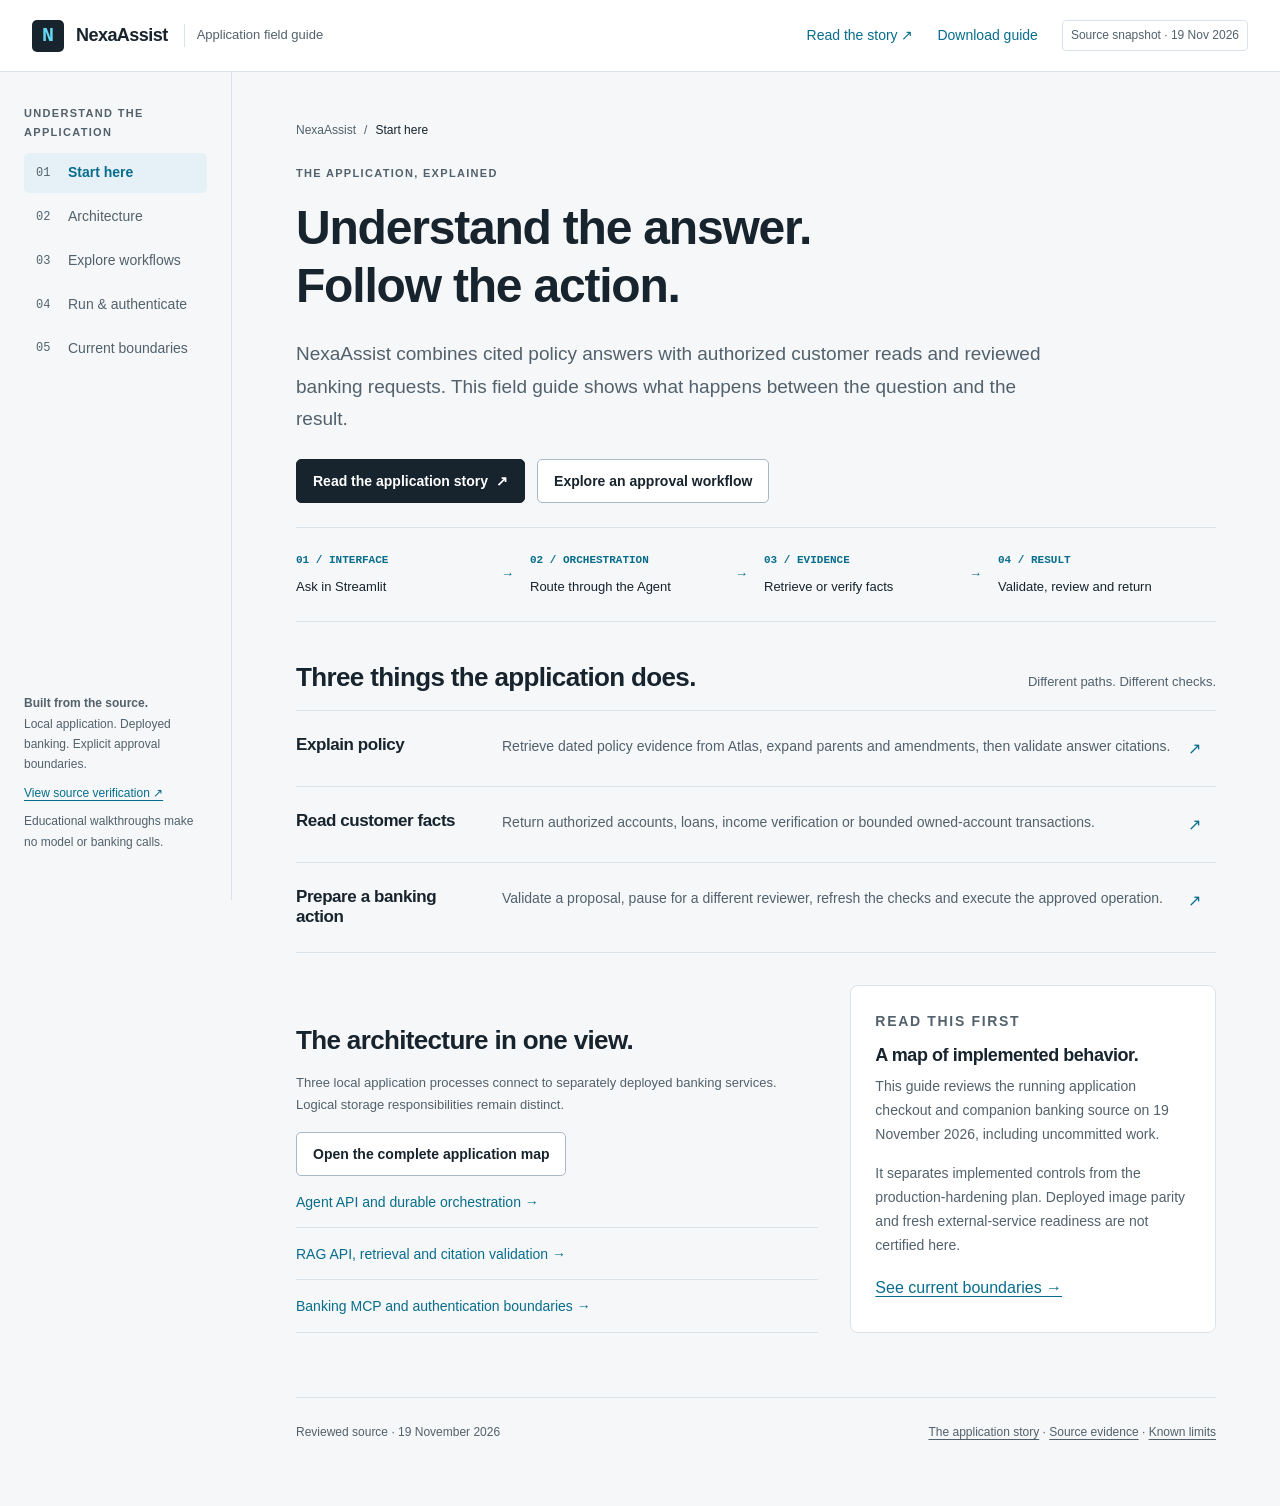
<file: public/index.html>
<!doctype html>
<html lang="en">
<head>
  <meta charset="utf-8">
  <meta name="viewport" content="width=device-width,initial-scale=1">
  <meta name="description" content="Understand NexaAssist: a source-backed guide to cited policy answers, authorized banking reads, separate reviewer approval, MCP and durable recovery.">
  <meta name="theme-color" content="#086d8c">
  <title>NexaAssist — Application field guide</title>
  <link rel="stylesheet" href="styles.css">
  <script src="architecture-data.js" defer></script>
  <script src="app.js" defer></script>
</head>
<body>
  <a class="skip" href="#content" id="skip">Skip to content</a>
  <header class="topbar">
    <a class="brand" href="#overview" aria-label="NexaAssist guide home"><span class="brand-mark" aria-hidden="true">N</span><strong>NexaAssist</strong><small>Application field guide</small></a>
    <nav class="top-links" aria-label="Resources"><a href="blog.html">Read the story ↗</a><a href="architecture-guide.md" download>Download guide</a><span class="version">Source snapshot · 19 Nov 2026</span></nav>
  </header>
  <div class="shell">
    <aside class="sidebar" aria-label="Guide navigation and source information">
      <div><p class="nav-label">Understand the application</p><nav class="side-nav" aria-label="Guide navigation">
        <a href="#overview" data-page="overview"><span aria-hidden="true">01</span>Start here</a>
        <a href="#architecture" data-page="architecture"><span aria-hidden="true">02</span>Architecture</a>
        <a href="#workflows" data-page="workflows"><span aria-hidden="true">03</span>Explore workflows</a>
        <a href="#operations" data-page="operations"><span aria-hidden="true">04</span>Run &amp; authenticate</a>
        <a href="#limits" data-page="limits"><span aria-hidden="true">05</span>Current boundaries</a>
      </nav></div>
      <div class="sidebar-bottom"><strong>Built from the source.</strong><br>Local application. Deployed banking. Explicit approval boundaries.<a href="verification.json">View source verification ↗</a><p>Educational walkthroughs make no model or banking calls.</p></div>
    </aside>
    <main class="content" id="content" tabindex="-1">
      <p class="eyebrow">NexaAssist / application guide</p>
      <h1>Understand the answer.<br>Follow the action.</h1>
      <p class="lede">A guide to how NexaAssist retrieves policy evidence, reads authorized customer facts and prepares banking requests for separate review.</p>
      <noscript><div class="callout">The interactive explorer requires JavaScript. The <a href="blog.html">complete explanatory article</a> and <a href="architecture-guide.md">Markdown architecture guide</a> remain available without it.</div></noscript>
    </main>
  </div>
</body>
</html>
</file>
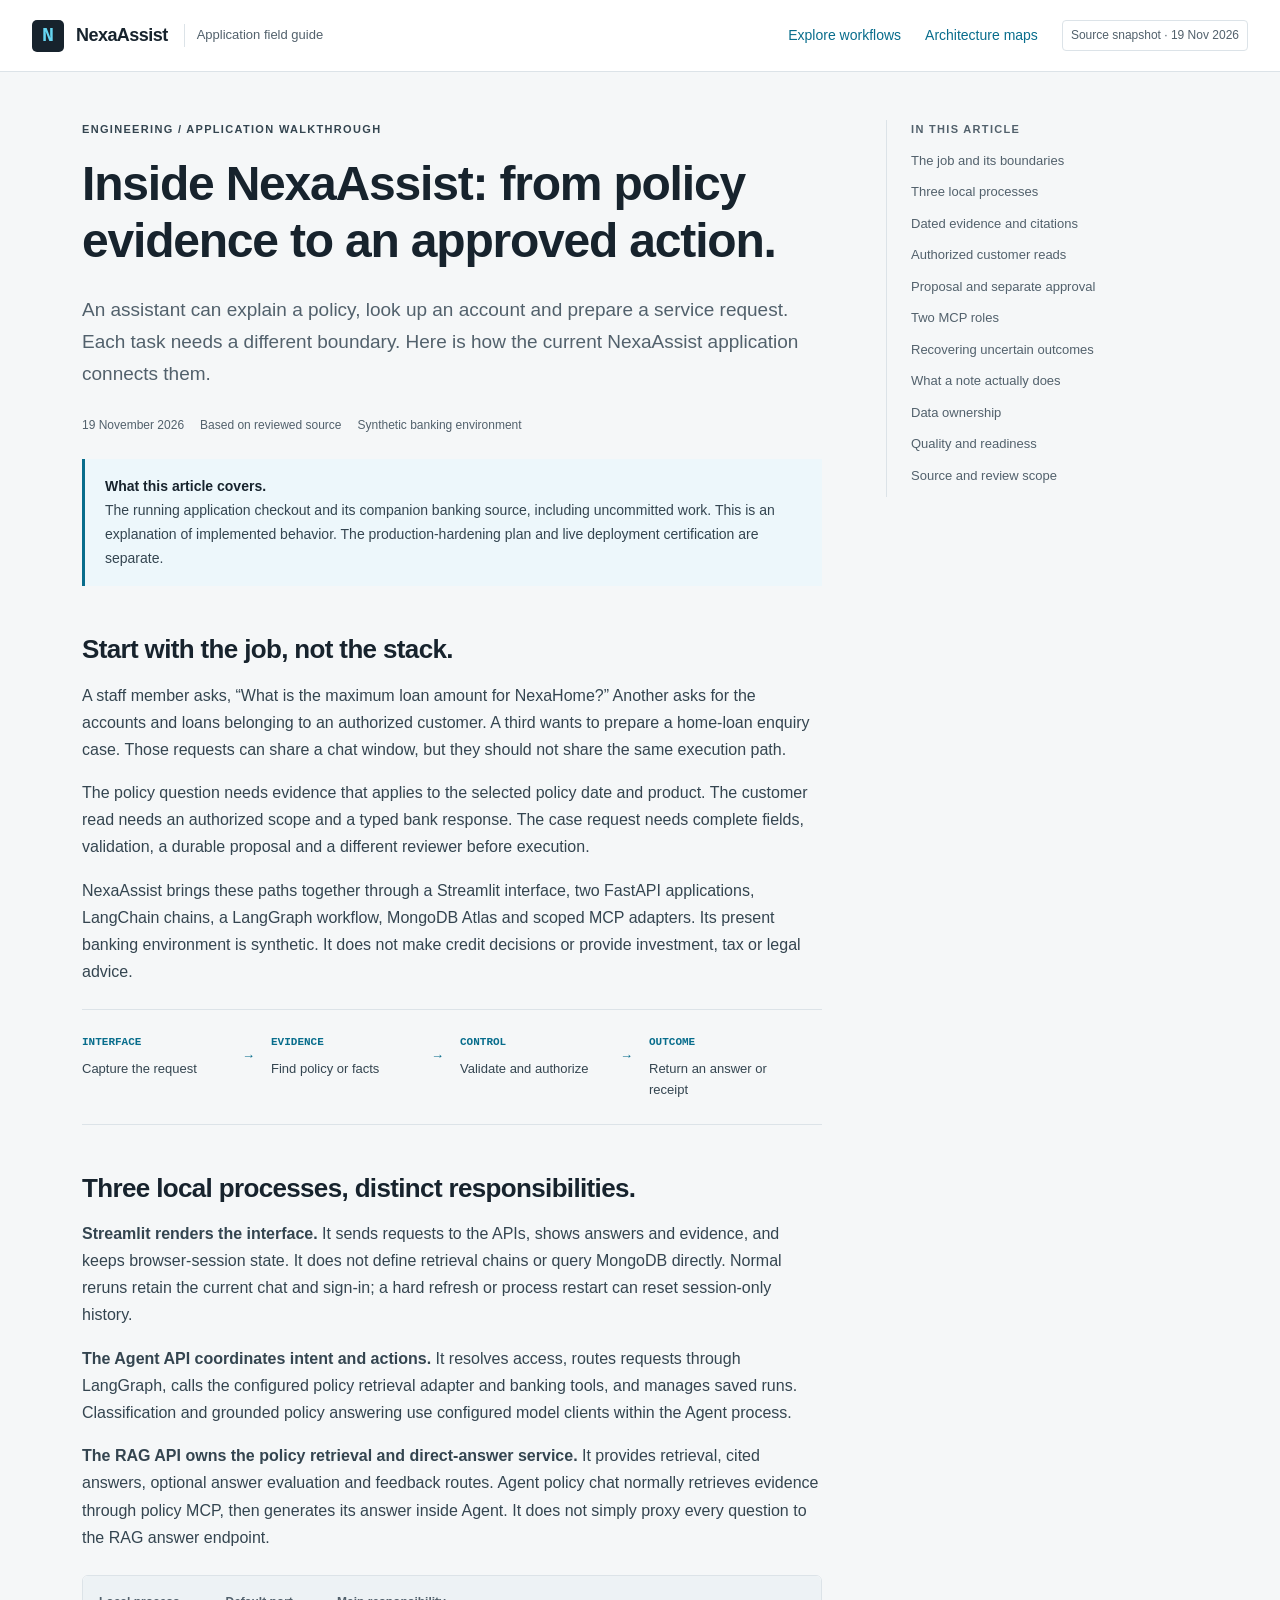
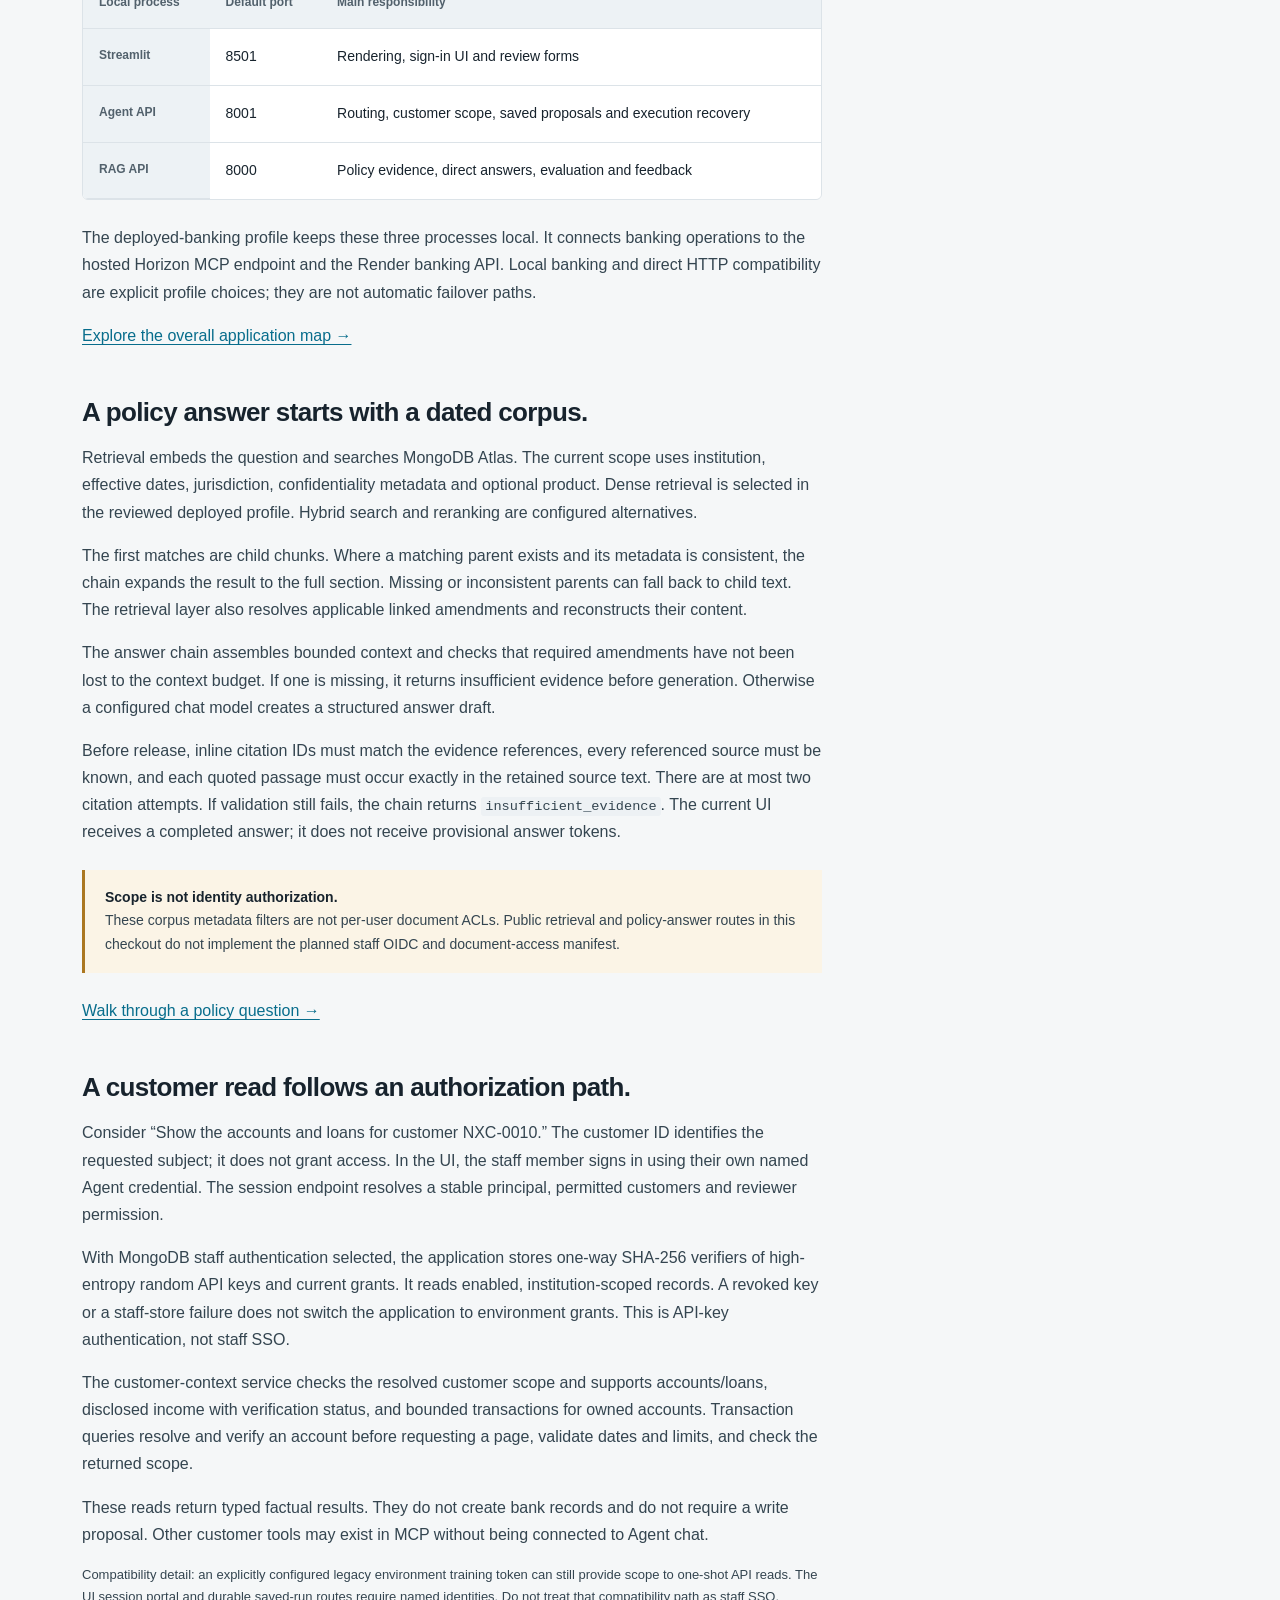
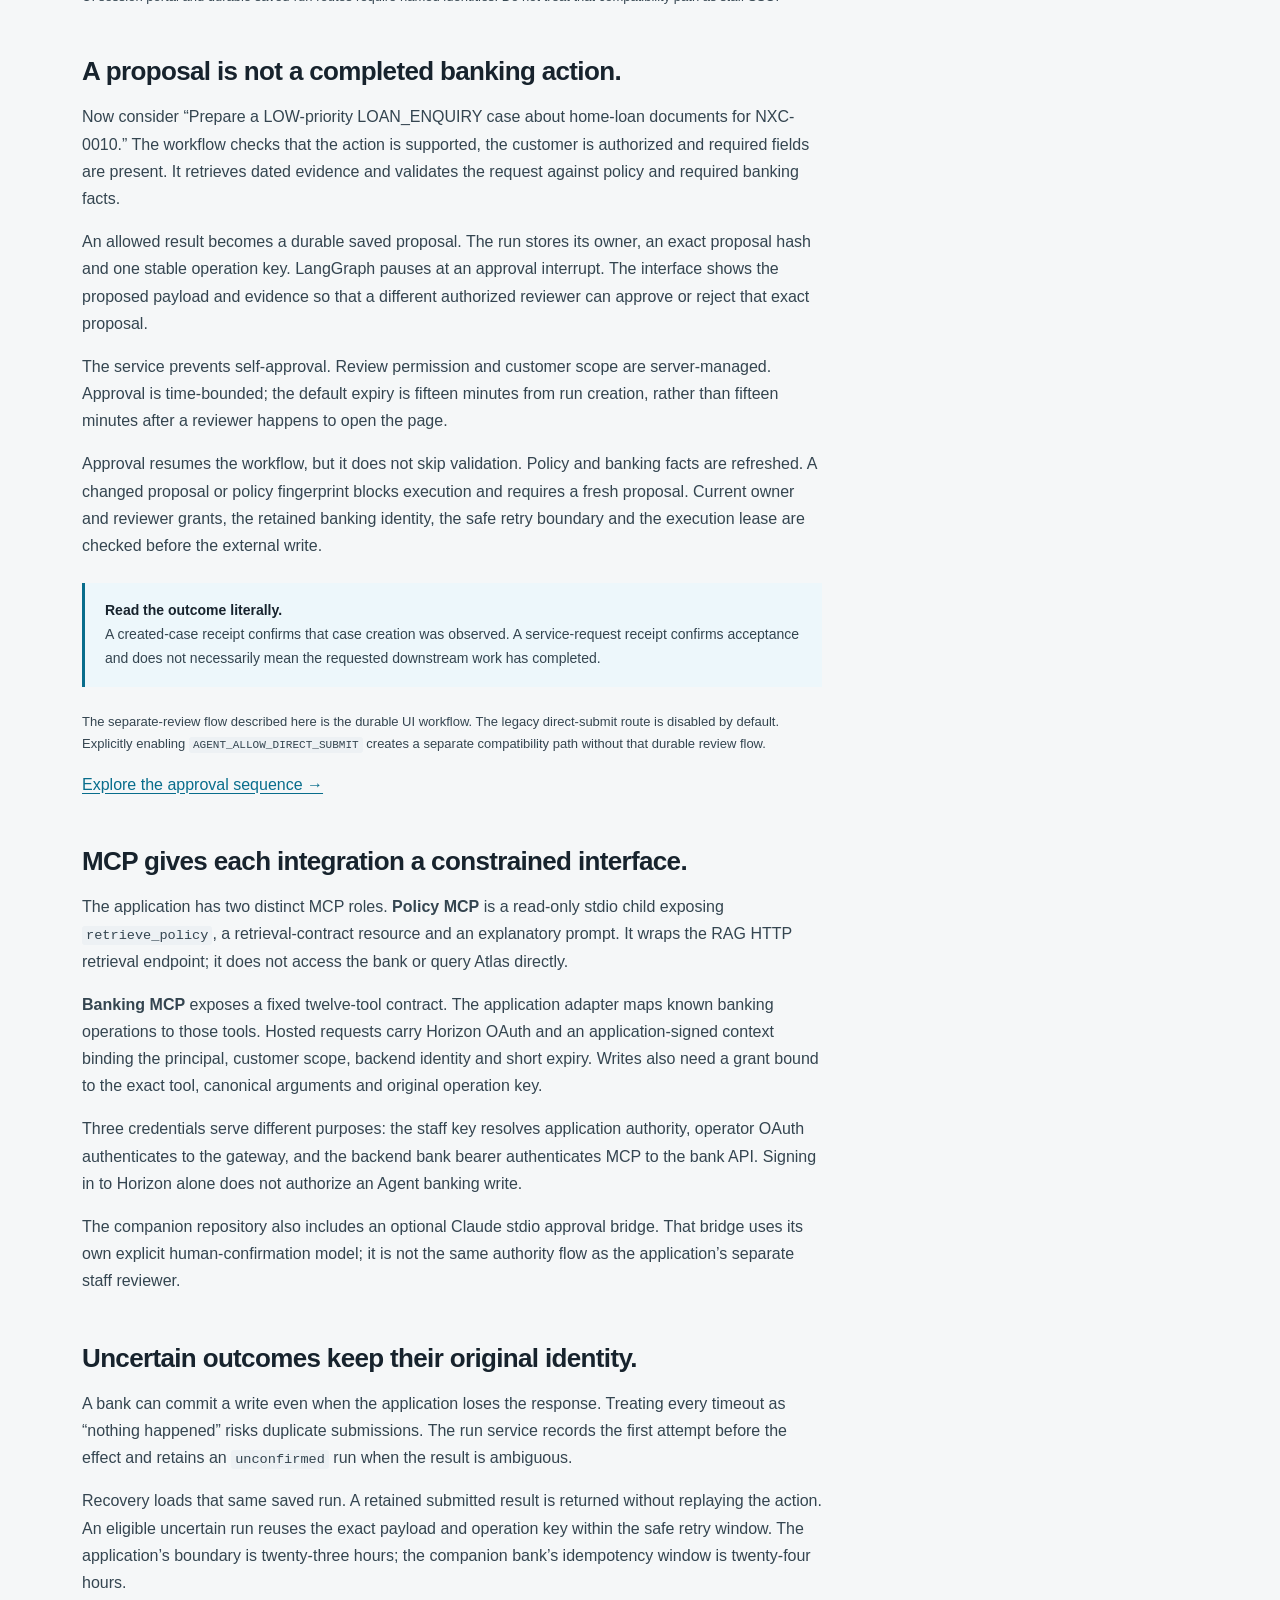
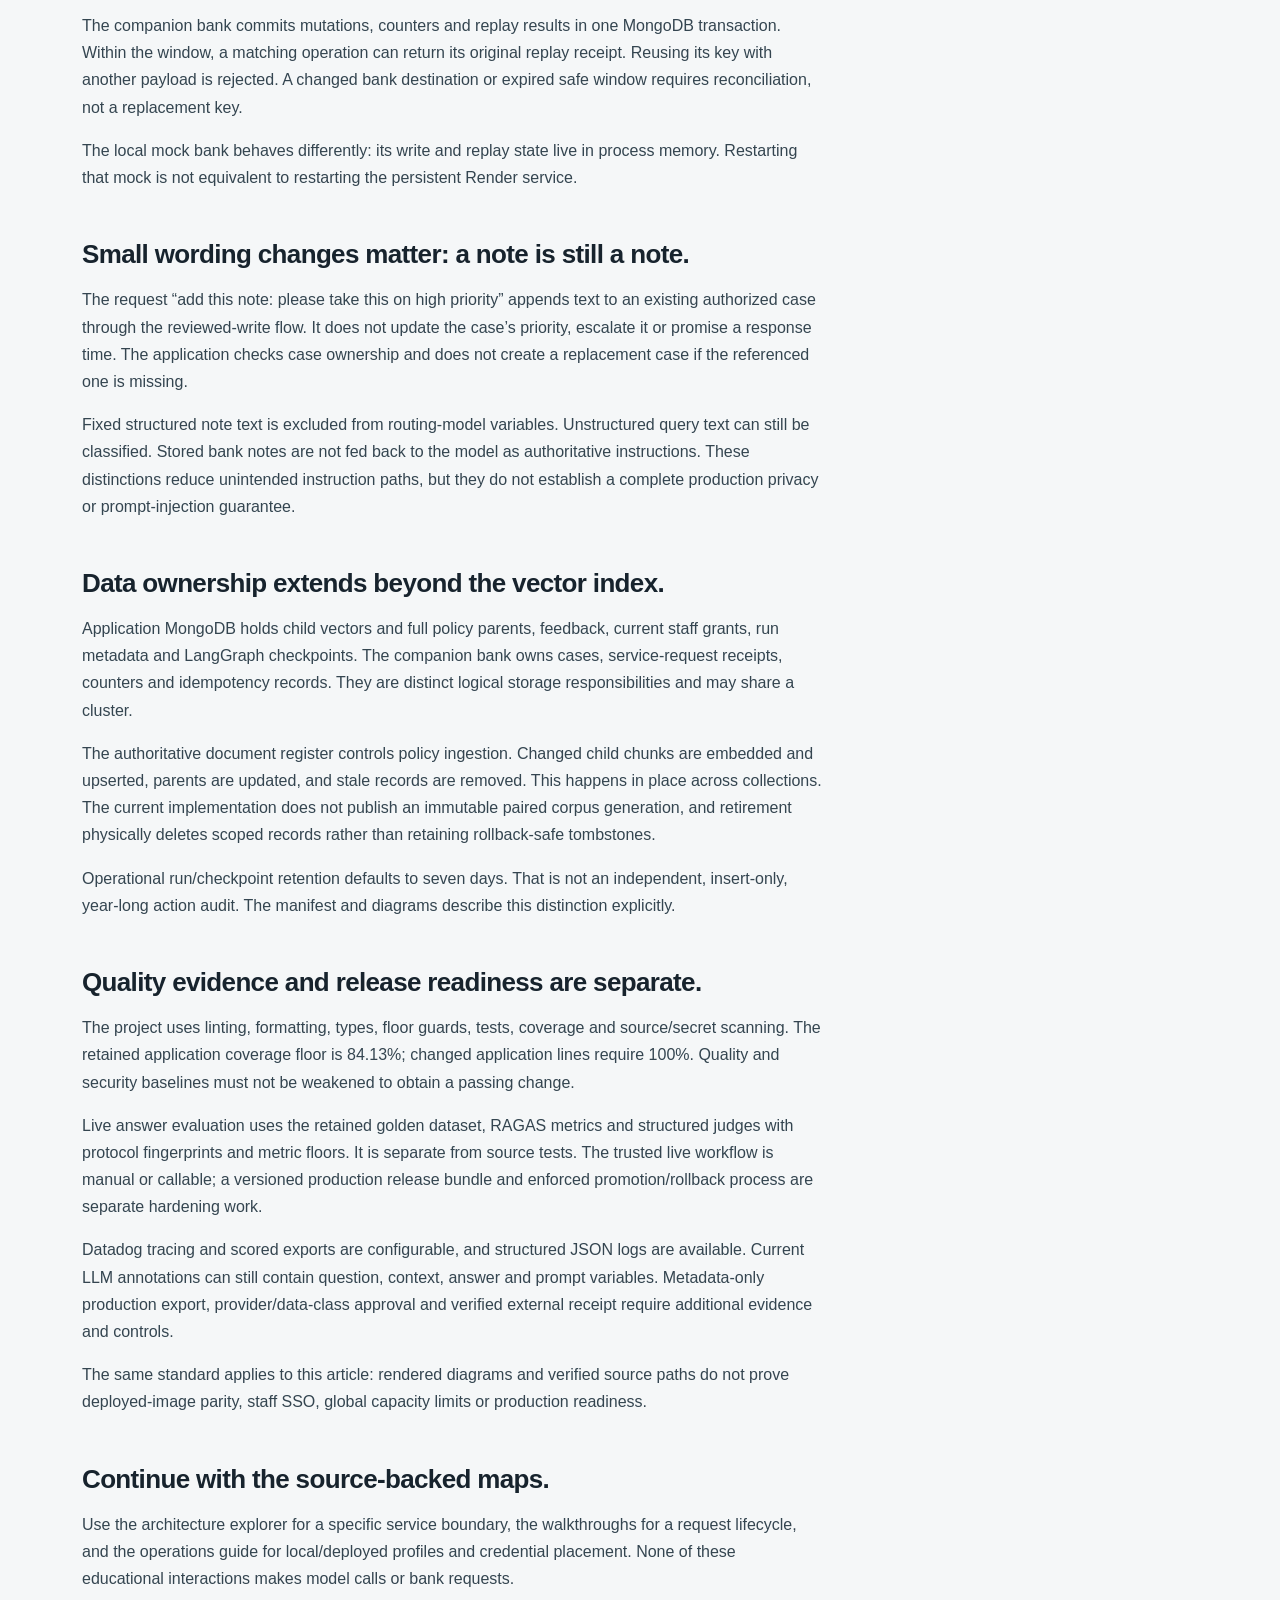
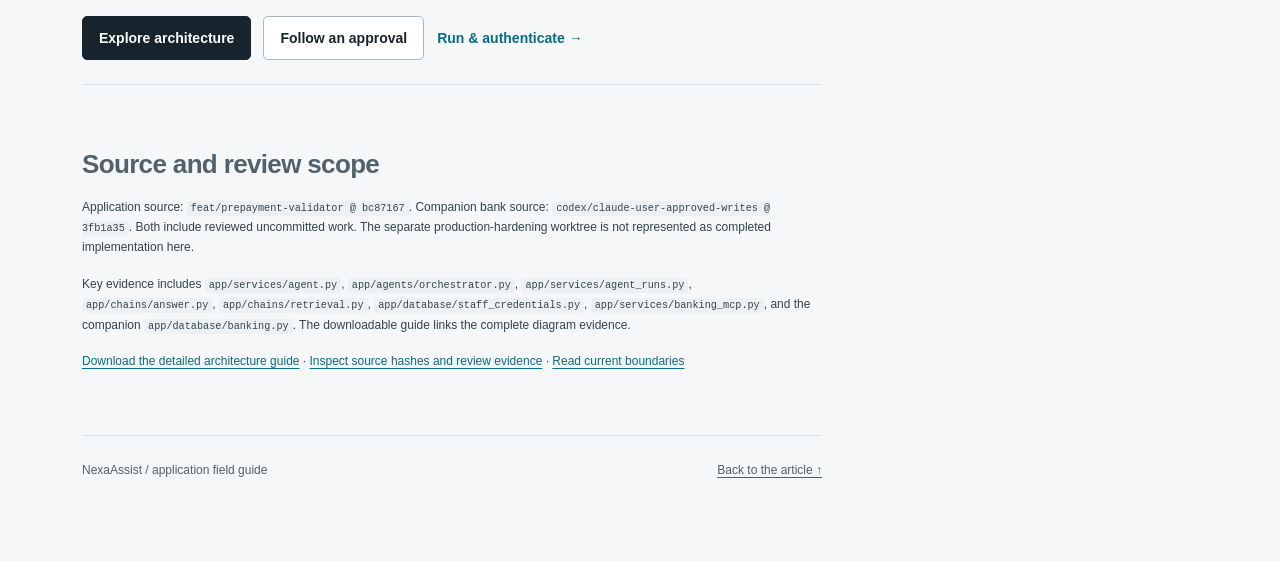
<file: public/blog.html>
<!doctype html>
<html lang="en">
<head>
  <meta charset="utf-8">
  <meta name="viewport" content="width=device-width,initial-scale=1">
  <meta name="description" content="Inside NexaAssist: how Streamlit, FastAPI, LangGraph, LangChain, MongoDB Atlas and MCP work together for cited policy answers and separately approved synthetic banking actions.">
  <meta name="theme-color" content="#086d8c">
  <title>Inside NexaAssist: from policy evidence to an approved action</title>
  <link rel="stylesheet" href="styles.css">
</head>
<body>
  <a class="skip" href="#article">Skip to article</a>
  <header class="topbar">
    <a class="brand" href="index.html#overview"><span class="brand-mark" aria-hidden="true">N</span><strong>NexaAssist</strong><small>Application field guide</small></a>
    <nav class="top-links" aria-label="Resources"><a href="index.html#workflows">Explore workflows</a><a href="index.html#architecture">Architecture maps</a><span class="version">Source snapshot · 19 Nov 2026</span></nav>
  </header>
  <div class="article-shell">
    <main class="article-main" id="article" tabindex="-1">
      <p class="eyebrow">Engineering / application walkthrough</p>
      <h1>Inside NexaAssist: from policy evidence to an approved action.</h1>
      <p class="lede">An assistant can explain a policy, look up an account and prepare a service request. Each task needs a different boundary. Here is how the current NexaAssist application connects them.</p>
      <div class="article-meta"><span>19 November 2026</span><span>Based on reviewed source</span><span>Synthetic banking environment</span></div>
      <div class="callout"><strong>What this article covers.</strong><p>The running application checkout and its companion banking source, including uncommitted work. This is an explanation of implemented behavior. The production-hardening plan and live deployment certification are separate.</p></div>

      <section id="purpose">
        <h2>Start with the job, not the stack.</h2>
        <p>A staff member asks, “What is the maximum loan amount for NexaHome?” Another asks for the accounts and loans belonging to an authorized customer. A third wants to prepare a home-loan enquiry case. Those requests can share a chat window, but they should not share the same execution path.</p>
        <p>The policy question needs evidence that applies to the selected policy date and product. The customer read needs an authorized scope and a typed bank response. The case request needs complete fields, validation, a durable proposal and a different reviewer before execution.</p>
        <p>NexaAssist brings these paths together through a Streamlit interface, two FastAPI applications, LangChain chains, a LangGraph workflow, MongoDB Atlas and scoped MCP adapters. Its present banking environment is synthetic. It does not make credit decisions or provide investment, tax or legal advice.</p>
        <ol class="path-strip" aria-label="Application responsibilities"><li><b>INTERFACE</b>Capture the request</li><li><b>EVIDENCE</b>Find policy or facts</li><li><b>CONTROL</b>Validate and authorize</li><li><b>OUTCOME</b>Return an answer or receipt</li></ol>
      </section>

      <section id="services">
        <h2>Three local processes, distinct responsibilities.</h2>
        <p><strong>Streamlit renders the interface.</strong> It sends requests to the APIs, shows answers and evidence, and keeps browser-session state. It does not define retrieval chains or query MongoDB directly. Normal reruns retain the current chat and sign-in; a hard refresh or process restart can reset session-only history.</p>
        <p><strong>The Agent API coordinates intent and actions.</strong> It resolves access, routes requests through LangGraph, calls the configured policy retrieval adapter and banking tools, and manages saved runs. Classification and grounded policy answering use configured model clients within the Agent process.</p>
        <p><strong>The RAG API owns the policy retrieval and direct-answer service.</strong> It provides retrieval, cited answers, optional answer evaluation and feedback routes. Agent policy chat normally retrieves evidence through policy MCP, then generates its answer inside Agent. It does not simply proxy every question to the RAG answer endpoint.</p>
        <div class="table-wrap"><table><thead><tr><th scope="col">Local process</th><th scope="col">Default port</th><th scope="col">Main responsibility</th></tr></thead><tbody><tr><th scope="row">Streamlit</th><td>8501</td><td>Rendering, sign-in UI and review forms</td></tr><tr><th scope="row">Agent API</th><td>8001</td><td>Routing, customer scope, saved proposals and execution recovery</td></tr><tr><th scope="row">RAG API</th><td>8000</td><td>Policy evidence, direct answers, evaluation and feedback</td></tr></tbody></table></div>
        <p>The deployed-banking profile keeps these three processes local. It connects banking operations to the hosted Horizon MCP endpoint and the Render banking API. Local banking and direct HTTP compatibility are explicit profile choices; they are not automatic failover paths.</p>
        <p><a href="index.html#architecture/22-overall">Explore the overall application map →</a></p>
      </section>

      <section id="policy">
        <h2>A policy answer starts with a dated corpus.</h2>
        <p>Retrieval embeds the question and searches MongoDB Atlas. The current scope uses institution, effective dates, jurisdiction, confidentiality metadata and optional product. Dense retrieval is selected in the reviewed deployed profile. Hybrid search and reranking are configured alternatives.</p>
        <p>The first matches are child chunks. Where a matching parent exists and its metadata is consistent, the chain expands the result to the full section. Missing or inconsistent parents can fall back to child text. The retrieval layer also resolves applicable linked amendments and reconstructs their content.</p>
        <p>The answer chain assembles bounded context and checks that required amendments have not been lost to the context budget. If one is missing, it returns insufficient evidence before generation. Otherwise a configured chat model creates a structured answer draft.</p>
        <p>Before release, inline citation IDs must match the evidence references, every referenced source must be known, and each quoted passage must occur exactly in the retained source text. There are at most two citation attempts. If validation still fails, the chain returns <code>insufficient_evidence</code>. The current UI receives a completed answer; it does not receive provisional answer tokens.</p>
        <div class="callout warning"><strong>Scope is not identity authorization.</strong><p>These corpus metadata filters are not per-user document ACLs. Public retrieval and policy-answer routes in this checkout do not implement the planned staff OIDC and document-access manifest.</p></div>
        <p><a href="index.html#workflows/policy">Walk through a policy question →</a></p>
      </section>

      <section id="customer">
        <h2>A customer read follows an authorization path.</h2>
        <p>Consider “Show the accounts and loans for customer NXC-0010.” The customer ID identifies the requested subject; it does not grant access. In the UI, the staff member signs in using their own named Agent credential. The session endpoint resolves a stable principal, permitted customers and reviewer permission.</p>
        <p>With MongoDB staff authentication selected, the application stores one-way SHA-256 verifiers of high-entropy random API keys and current grants. It reads enabled, institution-scoped records. A revoked key or a staff-store failure does not switch the application to environment grants. This is API-key authentication, not staff SSO.</p>
        <p>The customer-context service checks the resolved customer scope and supports accounts/loans, disclosed income with verification status, and bounded transactions for owned accounts. Transaction queries resolve and verify an account before requesting a page, validate dates and limits, and check the returned scope.</p>
        <p>These reads return typed factual results. They do not create bank records and do not require a write proposal. Other customer tools may exist in MCP without being connected to Agent chat.</p>
        <p class="small">Compatibility detail: an explicitly configured legacy environment training token can still provide scope to one-shot API reads. The UI session portal and durable saved-run routes require named identities. Do not treat that compatibility path as staff SSO.</p>
      </section>

      <section id="approval">
        <h2>A proposal is not a completed banking action.</h2>
        <p>Now consider “Prepare a LOW-priority LOAN_ENQUIRY case about home-loan documents for NXC-0010.” The workflow checks that the action is supported, the customer is authorized and required fields are present. It retrieves dated evidence and validates the request against policy and required banking facts.</p>
        <p>An allowed result becomes a durable saved proposal. The run stores its owner, an exact proposal hash and one stable operation key. LangGraph pauses at an approval interrupt. The interface shows the proposed payload and evidence so that a different authorized reviewer can approve or reject that exact proposal.</p>
        <p>The service prevents self-approval. Review permission and customer scope are server-managed. Approval is time-bounded; the default expiry is fifteen minutes from run creation, rather than fifteen minutes after a reviewer happens to open the page.</p>
        <p>Approval resumes the workflow, but it does not skip validation. Policy and banking facts are refreshed. A changed proposal or policy fingerprint blocks execution and requires a fresh proposal. Current owner and reviewer grants, the retained banking identity, the safe retry boundary and the execution lease are checked before the external write.</p>
        <div class="callout"><strong>Read the outcome literally.</strong><p>A created-case receipt confirms that case creation was observed. A service-request receipt confirms acceptance and does not necessarily mean the requested downstream work has completed.</p></div>
        <p class="small">The separate-review flow described here is the durable UI workflow. The legacy direct-submit route is disabled by default. Explicitly enabling <code>AGENT_ALLOW_DIRECT_SUBMIT</code> creates a separate compatibility path without that durable review flow.</p>
        <p><a href="index.html#workflows/case">Explore the approval sequence →</a></p>
      </section>

      <section id="mcp">
        <h2>MCP gives each integration a constrained interface.</h2>
        <p>The application has two distinct MCP roles. <strong>Policy MCP</strong> is a read-only stdio child exposing <code>retrieve_policy</code>, a retrieval-contract resource and an explanatory prompt. It wraps the RAG HTTP retrieval endpoint; it does not access the bank or query Atlas directly.</p>
        <p><strong>Banking MCP</strong> exposes a fixed twelve-tool contract. The application adapter maps known banking operations to those tools. Hosted requests carry Horizon OAuth and an application-signed context binding the principal, customer scope, backend identity and short expiry. Writes also need a grant bound to the exact tool, canonical arguments and original operation key.</p>
        <p>Three credentials serve different purposes: the staff key resolves application authority, operator OAuth authenticates to the gateway, and the backend bank bearer authenticates MCP to the bank API. Signing in to Horizon alone does not authorize an Agent banking write.</p>
        <p>The companion repository also includes an optional Claude stdio approval bridge. That bridge uses its own explicit human-confirmation model; it is not the same authority flow as the application’s separate staff reviewer.</p>
      </section>

      <section id="recovery">
        <h2>Uncertain outcomes keep their original identity.</h2>
        <p>A bank can commit a write even when the application loses the response. Treating every timeout as “nothing happened” risks duplicate submissions. The run service records the first attempt before the effect and retains an <code>unconfirmed</code> run when the result is ambiguous.</p>
        <p>Recovery loads that same saved run. A retained submitted result is returned without replaying the action. An eligible uncertain run reuses the exact payload and operation key within the safe retry window. The application’s boundary is twenty-three hours; the companion bank’s idempotency window is twenty-four hours.</p>
        <p>The companion bank commits mutations, counters and replay results in one MongoDB transaction. Within the window, a matching operation can return its original replay receipt. Reusing its key with another payload is rejected. A changed bank destination or expired safe window requires reconciliation, not a replacement key.</p>
        <p>The local mock bank behaves differently: its write and replay state live in process memory. Restarting that mock is not equivalent to restarting the persistent Render service.</p>
      </section>

      <section id="notes">
        <h2>Small wording changes matter: a note is still a note.</h2>
        <p>The request “add this note: please take this on high priority” appends text to an existing authorized case through the reviewed-write flow. It does not update the case’s priority, escalate it or promise a response time. The application checks case ownership and does not create a replacement case if the referenced one is missing.</p>
        <p>Fixed structured note text is excluded from routing-model variables. Unstructured query text can still be classified. Stored bank notes are not fed back to the model as authoritative instructions. These distinctions reduce unintended instruction paths, but they do not establish a complete production privacy or prompt-injection guarantee.</p>
      </section>

      <section id="data">
        <h2>Data ownership extends beyond the vector index.</h2>
        <p>Application MongoDB holds child vectors and full policy parents, feedback, current staff grants, run metadata and LangGraph checkpoints. The companion bank owns cases, service-request receipts, counters and idempotency records. They are distinct logical storage responsibilities and may share a cluster.</p>
        <p>The authoritative document register controls policy ingestion. Changed child chunks are embedded and upserted, parents are updated, and stale records are removed. This happens in place across collections. The current implementation does not publish an immutable paired corpus generation, and retirement physically deletes scoped records rather than retaining rollback-safe tombstones.</p>
        <p>Operational run/checkpoint retention defaults to seven days. That is not an independent, insert-only, year-long action audit. The manifest and diagrams describe this distinction explicitly.</p>
      </section>

      <section id="quality">
        <h2>Quality evidence and release readiness are separate.</h2>
        <p>The project uses linting, formatting, types, floor guards, tests, coverage and source/secret scanning. The retained application coverage floor is 84.13%; changed application lines require 100%. Quality and security baselines must not be weakened to obtain a passing change.</p>
        <p>Live answer evaluation uses the retained golden dataset, RAGAS metrics and structured judges with protocol fingerprints and metric floors. It is separate from source tests. The trusted live workflow is manual or callable; a versioned production release bundle and enforced promotion/rollback process are separate hardening work.</p>
        <p>Datadog tracing and scored exports are configurable, and structured JSON logs are available. Current LLM annotations can still contain question, context, answer and prompt variables. Metadata-only production export, provider/data-class approval and verified external receipt require additional evidence and controls.</p>
        <p>The same standard applies to this article: rendered diagrams and verified source paths do not prove deployed-image parity, staff SSO, global capacity limits or production readiness.</p>
      </section>

      <section id="next">
        <h2>Continue with the source-backed maps.</h2>
        <p>Use the architecture explorer for a specific service boundary, the walkthroughs for a request lifecycle, and the operations guide for local/deployed profiles and credential placement. None of these educational interactions makes model calls or bank requests.</p>
        <div class="actions"><a class="button" href="index.html#architecture/22-overall">Explore architecture</a><a class="button secondary" href="index.html#workflows/case">Follow an approval</a><a class="button text" href="index.html#operations">Run &amp; authenticate →</a></div>
      </section>
      <section class="source-note" id="sources">
        <h2>Source and review scope</h2>
        <p>Application source: <code>feat/prepayment-validator @ bc87167</code>. Companion bank source: <code>codex/claude-user-approved-writes @ 3fb1a35</code>. Both include reviewed uncommitted work. The separate production-hardening worktree is not represented as completed implementation here.</p>
        <p>Key evidence includes <code>app/services/agent.py</code>, <code>app/agents/orchestrator.py</code>, <code>app/services/agent_runs.py</code>, <code>app/chains/answer.py</code>, <code>app/chains/retrieval.py</code>, <code>app/database/staff_credentials.py</code>, <code>app/services/banking_mcp.py</code>, and the companion <code>app/database/banking.py</code>. The downloadable guide links the complete diagram evidence.</p>
        <p><a href="architecture-guide.md" download>Download the detailed architecture guide</a> · <a href="verification.json">Inspect source hashes and review evidence</a> · <a href="index.html#limits">Read current boundaries</a></p>
      </section>
      <footer class="footer"><span>NexaAssist / application field guide</span><a href="#article">Back to the article ↑</a></footer>
    </main>
    <aside class="article-toc" aria-label="On this page">
      <p class="nav-label">In this article</p>
      <a href="#purpose">The job and its boundaries</a><a href="#services">Three local processes</a><a href="#policy">Dated evidence and citations</a><a href="#customer">Authorized customer reads</a><a href="#approval">Proposal and separate approval</a><a href="#mcp">Two MCP roles</a><a href="#recovery">Recovering uncertain outcomes</a><a href="#notes">What a note actually does</a><a href="#data">Data ownership</a><a href="#quality">Quality and readiness</a><a href="#sources">Source and review scope</a>
    </aside>
  </div>
</body>
</html>
</file>
<file: public/styles.css>
:root{color-scheme:light;--ink:#17232d;--muted:#52616c;--paper:#fff;--canvas:#f5f7f8;--line:#dce3e8;--accent:#086d8c;--tint:#edf7fb;--warm:#fbf4e6;--focus:#9d4b06;--radius:8px;--space:8px}
*{box-sizing:border-box}html{scroll-behavior:smooth;scroll-padding-top:96px}body{margin:0;color:var(--ink);background:var(--canvas);font:16px/1.7 -apple-system,BlinkMacSystemFont,"Segoe UI",sans-serif}a{color:var(--accent);text-underline-offset:3px}button,input,select{font:inherit}button,a,input,select,summary{-webkit-tap-highlight-color:transparent}a:focus-visible,button:focus-visible,input:focus-visible,select:focus-visible,summary:focus-visible,[tabindex]:focus-visible{outline:3px solid var(--focus);outline-offset:4px}button{cursor:pointer}button:disabled{cursor:default;opacity:.45}h1,h2,h3{line-height:1.2;letter-spacing:-.025em}h1{font-size:clamp(32px,4vw,48px);font-weight:650;max-width:920px;margin:16px 0 24px}h2{font-size:26px;margin:40px 0 16px}h3{font-size:18px;margin:24px 0 8px}p{margin:0 0 16px}code,pre,.mono{font-family:ui-monospace,SFMono-Regular,Menlo,monospace}code{font-size:.85em;overflow-wrap:anywhere}p code,li code,td code{background:#edf1f4;padding:2px 4px;border-radius:3px}pre{white-space:pre;overflow:auto;background:#f1f4f6;padding:24px;border-radius:var(--radius);font-size:13px;line-height:1.7}pre code{font-size:inherit;overflow-wrap:normal}img{display:block;max-width:100%}.skip{position:fixed;left:16px;top:-80px;padding:12px 20px;background:var(--ink);color:#fff;z-index:10}.skip:focus{top:12px}.topbar{height:72px;padding:0 32px;display:flex;align-items:center;justify-content:space-between;gap:24px;background:var(--paper);border-bottom:1px solid var(--line);position:sticky;top:0;z-index:4}.brand{display:flex;align-items:center;gap:12px;color:var(--ink);text-decoration:none;white-space:nowrap}.brand-mark{display:grid;place-items:center;width:32px;height:32px;background:var(--ink);color:#66d6f2;border-radius:5px;font:bold 20px ui-monospace,monospace}.brand strong{font-size:18px;letter-spacing:-.03em}.brand small{border-left:1px solid var(--line);padding-left:12px;margin-left:4px;font-size:13px;color:var(--muted)}.top-links{display:flex;align-items:center;gap:24px;font-size:14px}.top-links a{text-decoration:none}.version{font-size:12px;border:1px solid var(--line);padding:4px 8px;border-radius:4px;color:var(--muted);white-space:nowrap}.shell{display:grid;grid-template-columns:232px minmax(0,1fr);max-width:1640px;margin:auto}.sidebar{padding:32px 24px;border-right:1px solid var(--line);height:calc(100vh - 72px);position:sticky;top:72px;display:flex;flex-direction:column;gap:32px}.nav-label,.eyebrow{font-size:11px;text-transform:uppercase;font-weight:700;letter-spacing:.12em;color:var(--muted);margin:0 0 12px}.side-nav{display:grid;gap:4px}.side-nav a{display:flex;align-items:center;gap:12px;padding:8px 12px;color:var(--muted);text-decoration:none;border-radius:5px;font-size:14px}.side-nav a span{font:12px ui-monospace,monospace;min-width:20px;color:var(--muted)}.side-nav a[aria-current=page]{color:var(--accent);background:#e6f1f7;font-weight:650}.side-nav a:hover{background:#eaf0f4}.sidebar-bottom{margin-top:auto;font-size:12px;color:var(--muted);line-height:1.7}.sidebar-bottom a{display:block;margin:8px 0}.content{padding:48px clamp(24px,5vw,72px) 64px;min-width:0}.content:focus,.page-title:focus{outline:none}.breadcrumb{font-size:12px;color:var(--muted);display:flex;gap:8px;align-items:center;margin-bottom:24px}.breadcrumb span:last-child{color:var(--ink)}.lede{font-size:19px;color:var(--muted);max-width:760px;line-height:1.7}.reading{max-width:760px}.rule{border:0;border-top:1px solid var(--line);margin:32px 0}.callout{padding:16px 20px;border-left:3px solid var(--accent);background:var(--tint);font-size:14px;max-width:100%;margin:24px 0}.callout p:last-child{margin:0}.callout.warning{border-color:#ab7720;background:var(--warm)}.section-heading{display:flex;align-items:end;justify-content:space-between;gap:16px;margin:40px 0 16px}.section-heading h2{margin:0}.small{font-size:13px;color:var(--muted)}.button{display:inline-flex;align-items:center;justify-content:center;gap:8px;background:var(--ink);color:#fff;border:1px solid var(--ink);padding:10px 16px;border-radius:5px;text-decoration:none;font-size:14px;line-height:1.5;font-weight:600;min-height:44px}.button.secondary{background:var(--paper);border-color:#a8b8c4;color:var(--ink)}.button.text{background:transparent;color:var(--accent);border-color:transparent;padding-left:0}.actions{display:flex;align-items:center;gap:12px;flex-wrap:wrap;margin:24px 0}.path-strip{display:flex;list-style:none;padding:24px 0;margin:24px 0;border-top:1px solid var(--line);border-bottom:1px solid var(--line);gap:16px}.path-strip li{flex:1;position:relative;font-size:13px;line-height:1.55;padding-right:16px}.path-strip li:not(:last-child):after{content:'→';position:absolute;right:0;top:12px;color:var(--accent)}.path-strip b{display:block;color:var(--accent);font-size:11px;font-family:ui-monospace,monospace;margin-bottom:8px}.capabilities{border-top:1px solid var(--line);margin:16px 0 32px}.capability{display:grid;grid-template-columns:190px 1fr 28px;gap:16px;padding:24px 0;border-bottom:1px solid var(--line);text-decoration:none;color:var(--ink)}.capability h3{font-size:17px;margin:0}.capability p{font-size:14px;color:var(--muted);margin:0}.capability .arrow{color:var(--accent)}.two-col{display:grid;grid-template-columns:minmax(0,1fr) minmax(240px,.7fr);gap:32px}.mini-note{padding:24px;border:1px solid var(--line);border-radius:var(--radius);background:var(--paper)}.mini-note h3{margin-top:0}.mini-note p{font-size:14px;color:var(--muted)}.link-list{list-style:none;margin:0;padding:0}.link-list li{border-bottom:1px solid var(--line);padding:12px 0}.link-list a{text-decoration:none;font-size:14px}.table-wrap{overflow:auto;margin:24px 0;border:1px solid var(--line);border-radius:6px}table{border-collapse:collapse;width:100%;font-size:14px;min-width:540px;text-align:left;background:var(--paper)}th{font-size:12px;color:var(--muted);background:#edf2f5;font-weight:650}th,td{padding:16px;vertical-align:top;border-bottom:1px solid var(--line)}tr:last-child td{border-bottom:0}td:first-child{font-weight:600}label{font-size:13px;font-weight:600;color:var(--ink)}input,select{min-height:44px;border:1px solid #a8b8c4;border-radius:5px;padding:8px 12px;background:var(--paper);color:var(--ink);max-width:100%}input[type=search]{width:100%}.toolbar{display:flex;gap:16px;flex-wrap:wrap;align-items:end;margin:24px 0}.toolbar label{display:grid;gap:6px}.toolbar label.grow{flex:1;min-width:180px}.atlas-layout{display:grid;grid-template-columns:240px minmax(0,1fr);border:1px solid var(--line);border-radius:var(--radius);background:var(--paper);min-height:650px}.map-list{padding:16px;border-right:1px solid var(--line);max-height:850px;overflow:auto}.map-list a{display:flex;gap:8px;font-size:13px;line-height:1.5;text-decoration:none;color:var(--muted);padding:10px 8px;border-radius:4px;margin:2px 0}.map-list a[aria-current=true]{color:var(--accent);background:var(--tint);font-weight:650}.map-list a:hover{background:#f1f5f7}.map-list .number{font:11px ui-monospace,monospace;min-width:20px;margin-top:3px}.map-view{padding:24px;min-width:0}.map-view h2{font-size:23px;margin:8px 0 16px}.map-view .description{font-size:14px;color:var(--muted)}.diagram{margin:24px 0;border:1px solid var(--line);border-radius:4px;overflow:auto;padding:16px;background:#fff}.diagram img{width:var(--diagram-zoom,100%);min-width:640px;max-width:none;height:auto}.zoom-control{display:flex;align-items:center;gap:12px;font-size:12px;flex-wrap:wrap}.zoom-control input{padding:0;min-height:24px;accent-color:var(--accent);width:140px}.zoom-control output{min-width:40px}.details-row{border-top:1px solid var(--line);padding:12px 0;font-size:13px}summary{cursor:pointer;font-weight:600}.sources{overflow-wrap:anywhere;font-size:12px;color:var(--muted)}.sources code{font-size:12px}.workflow-layout{display:grid;grid-template-columns:240px minmax(0,1fr);gap:24px;margin-top:24px}.steps{list-style:none;padding:0;margin:0;counter-reset:step}.steps li{margin-bottom:8px}.steps button{width:100%;display:flex;text-align:left;align-items:start;gap:12px;border:1px solid transparent;background:transparent;padding:12px;border-radius:5px;font-size:14px;color:var(--muted);line-height:1.5;min-height:48px}.steps button[aria-current=step]{background:var(--paper);border-color:var(--line);color:var(--ink);font-weight:650}.step-index{display:grid;place-items:center;width:24px;height:24px;flex:none;border:1px solid #acbac4;border-radius:50%;font:11px ui-monospace,monospace}.steps [aria-current=step] .step-index{background:var(--accent);border-color:var(--accent);color:white}.step-panel{background:var(--paper);border:1px solid var(--line);border-radius:var(--radius);padding:32px;min-height:370px}.step-panel h2{margin:8px 0 20px}.stage-meta{display:flex;gap:8px;align-items:center;flex-wrap:wrap;font-size:12px;color:var(--muted)}.tag{display:inline-block;font-size:11px;font-weight:650;border:1px solid var(--line);border-radius:4px;padding:3px 8px;text-transform:uppercase;letter-spacing:.04em}.example{border:1px solid var(--line);border-radius:6px;background:var(--paper);padding:20px;margin:24px 0}.example .eyebrow{margin:0 0 8px}.example blockquote{padding:0;margin:0;line-height:1.65;font-size:17px;max-width:750px}.step-footer{display:flex;justify-content:space-between;gap:16px;align-items:center;margin:24px 0}.progress{font-size:12px;color:var(--muted)}.limit-list{list-style:none;padding:0}.limit-list li{padding:20px 0;border-bottom:1px solid var(--line)}.limit-list strong{display:block;margin-bottom:6px}.limit-list p{font-size:14px;color:var(--muted);margin:0}.footer{font-size:12px;color:var(--muted);margin-top:64px;padding-top:24px;border-top:1px solid var(--line);display:flex;gap:24px;justify-content:space-between;flex-wrap:wrap}.footer a{color:var(--muted)}.article-shell{max-width:1180px;margin:auto;padding:48px 32px 80px;display:grid;grid-template-columns:minmax(0,740px) 220px;gap:64px}.article-main{min-width:0}.article-main h1{font-size:clamp(32px,4vw,48px)}.article-main h2{margin-top:48px}.article-main p,.article-main li{color:#344550}.article-main .lede{color:var(--muted)}.article-meta{display:flex;gap:16px;flex-wrap:wrap;font-size:12px;color:var(--muted);margin:24px 0}.article-main figure{margin:32px 0}.article-main figcaption{font-size:12px;color:var(--muted);margin:12px 0}.article-toc{position:sticky;top:112px;align-self:start;border-left:1px solid var(--line);padding-left:24px;font-size:13px}.article-toc a{display:block;color:var(--muted);text-decoration:none;margin:12px 0;line-height:1.5}.article-toc a:hover{color:var(--accent)}.article-main .source-note{font-size:12px;color:var(--muted);padding-top:16px;border-top:1px solid var(--line)}.empty{padding:24px;color:var(--muted);font-size:14px}.sr-only{position:absolute;width:1px;height:1px;padding:0;margin:-1px;overflow:hidden;clip:rect(0,0,0,0);white-space:nowrap;border:0}[hidden]{display:none!important}
@media(max-width:1100px){.atlas-layout{grid-template-columns:200px minmax(0,1fr)}.map-view{padding:20px}.shell{grid-template-columns:200px minmax(0,1fr)}.sidebar{padding:24px 16px}.content{padding:40px 24px}.article-shell{gap:32px;grid-template-columns:minmax(0,1fr) 180px}.topbar{padding:0 24px}}
@media(max-width:800px){.topbar{height:auto;min-height:64px;padding:16px;gap:16px;position:static;flex-wrap:wrap}.brand small{display:none}.top-links{gap:16px}.version{display:none}.shell{display:block}.sidebar{height:auto;position:static;padding:16px;border-right:0;border-bottom:1px solid var(--line)}.side-nav{display:flex;gap:4px;overflow:auto;padding:4px}.side-nav a{white-space:nowrap;padding:8px}.side-nav a span,.sidebar .nav-label,.sidebar-bottom{display:none}.content{padding:32px 20px}.breadcrumb{margin-bottom:16px}.two-col{grid-template-columns:1fr}.atlas-layout{grid-template-columns:1fr}.map-list{max-height:220px;border-right:0;border-bottom:1px solid var(--line)}.map-view{padding:20px 16px}.workflow-layout{grid-template-columns:1fr}.steps{display:flex;overflow:auto;gap:8px;padding:4px}.steps li{min-width:175px;flex:1}.step-panel{padding:24px}.step-footer{flex-wrap:wrap}.article-shell{display:block;padding:32px 20px 64px}.article-toc{position:static;border:0;border-top:1px solid var(--line);padding:24px 0}.capability{grid-template-columns:1fr 24px;gap:8px}.capability p{grid-column:1;grid-row:2}.capability .arrow{grid-column:2;grid-row:1}.path-strip{flex-wrap:wrap;gap:24px}.path-strip li{flex-basis:40%}.lede{font-size:18px}.diagram img{min-width:600px}.article-meta{gap:8px 16px}.footer{margin-top:40px}}
@media(prefers-reduced-motion:reduce){html{scroll-behavior:auto}}
@media print{.topbar,.sidebar,.article-toc,.toolbar,.map-list,.step-footer,.actions,.footer{display:none}.shell,.article-shell{display:block}.content,.article-shell{padding:0}body{background:white;color:black}.map-view{padding:0}.atlas-layout{border:0;display:block}.diagram{overflow:visible;border:0;padding:0}.diagram img{width:100%;min-width:0;max-width:100%}details[open] pre{white-space:pre-wrap}.reading{max-width:none}}
</file>
